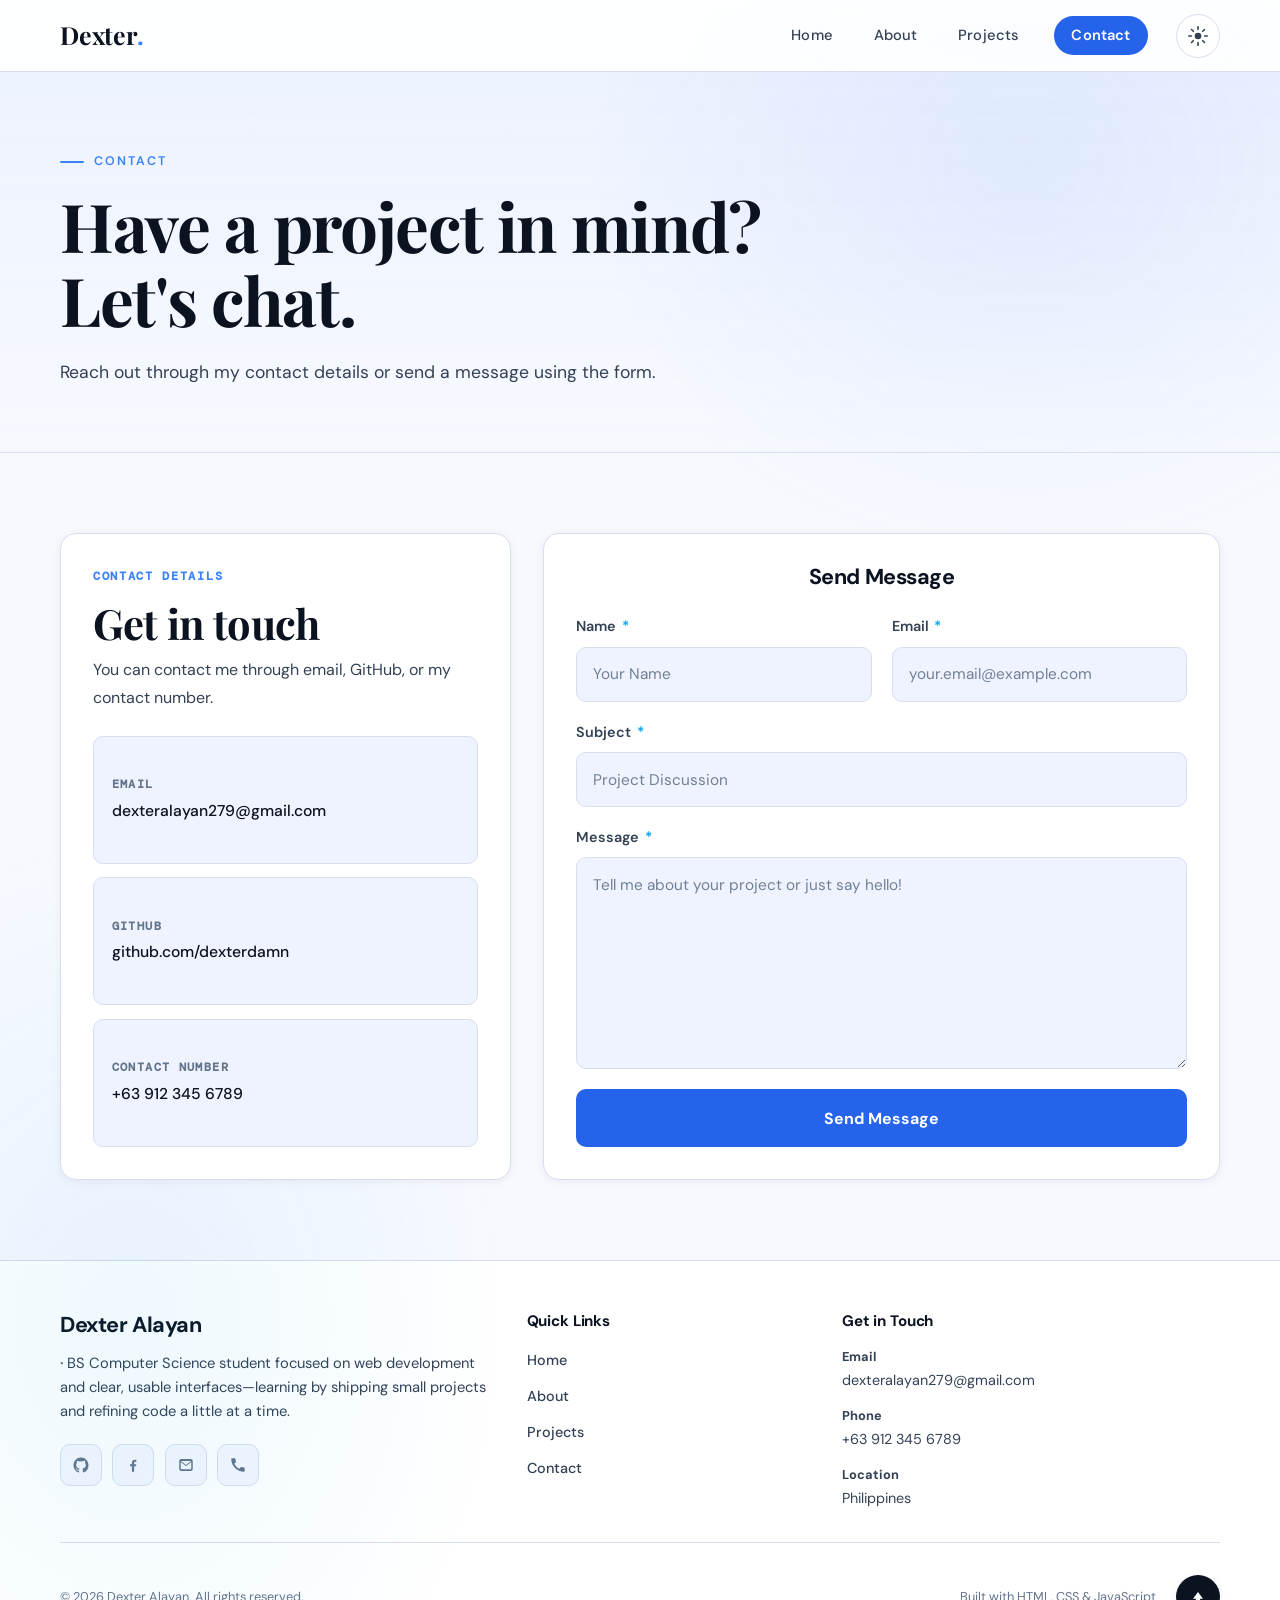
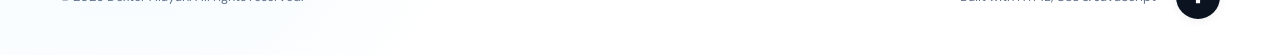
<file: contact.html>
<!DOCTYPE html>
<html lang="en" data-page="contact">
<head>
  <meta charset="UTF-8" />
  <meta name="viewport" content="width=device-width, initial-scale=1.0" />
  <title>Contact | Dexter Alayan</title>
  <meta name="description" content="Get in touch with Dexter Alayan for projects, collaboration, or web development questions." />
  <link rel="preconnect" href="https://fonts.googleapis.com" />
  <link rel="preconnect" href="https://fonts.gstatic.com" crossorigin />
  <link href="https://fonts.googleapis.com/css2?family=Playfair+Display:ital,wght@0,400;0,600;0,700;0,900;1,400;1,600&family=DM+Sans:ital,opsz,wght@0,9..40,300;0,9..40,400;0,9..40,500;0,9..40,600;1,9..40,300&family=DM+Mono:wght@400;500&display=swap" rel="stylesheet" />
  <link rel="stylesheet" href="css/base.css" />
  <link rel="stylesheet" href="css/contact.css" />
</head>
<body class="page-enter">

  <header class="site-header">
    <div class="container nav-shell">
      <a href="index.html" class="brand">Dexter<span>.</span></a>
      <button class="hamburger" aria-label="Toggle menu" aria-expanded="false" aria-controls="site-nav">
        <span></span><span></span><span></span>
      </button>
      <nav id="site-nav" class="site-nav">
        <div class="nav-desktop" aria-label="Primary navigation">
          <a href="index.html">Home</a>
          <a href="about.html">About</a>
          <a href="projects.html">Projects</a>
          <a href="contact.html" class="nav-cta">Contact</a>
          <button class="theme-toggle" type="button" aria-label="Toggle color mode" title="Toggle color mode"></button>
        </div>

        <div class="nav-mobile-head" aria-label="Profile">
          <img src="image/dex.png" alt="" class="nav-mobile-avatar" />
          <div class="nav-mobile-user">
            <div class="nav-mobile-name">Dexter Alayan</div>
            <div class="nav-mobile-sub">dexteralayan279@gmail.com</div>
          </div>
          <button class="nav-mobile-close" type="button" aria-label="Close menu" title="Close menu">
            <svg viewBox="0 0 24 24" aria-hidden="true">
              <path fill="currentColor" d="M15.7 5.3a1 1 0 0 1 0 1.4L10.4 12l5.3 5.3a1 1 0 1 1-1.4 1.4l-6-6a1 1 0 0 1 0-1.4l6-6a1 1 0 0 1 1.4 0Z"/>
            </svg>
          </button>
        </div>

        <div class="nav-mobile-list" aria-label="Navigation links">
          <a href="index.html" class="nav-item">
            <svg viewBox="0 0 24 24" aria-hidden="true"><path fill="currentColor" d="M12 3 2.5 11.2l1.3 1.5L5 11.6V20h6v-6h2v6h6v-8.4l1.2 1.1 1.3-1.5L12 3z"/></svg>
            <span>Home</span>
          </a>
          <a href="about.html" class="nav-item">
            <svg viewBox="0 0 24 24" aria-hidden="true"><path fill="currentColor" d="M12 12a4.5 4.5 0 1 0-4.5-4.5A4.5 4.5 0 0 0 12 12Zm0 2c-4.4 0-8 2.3-8 5.2V21h16v-1.8c0-2.9-3.6-5.2-8-5.2Z"/></svg>
            <span>About</span>
          </a>
          <a href="projects.html" class="nav-item">
            <svg viewBox="0 0 24 24" aria-hidden="true"><path fill="currentColor" d="M10 3h4a2 2 0 0 1 2 2v1h4v4h-2V8h-2v12a2 2 0 0 1-2 2H10a2 2 0 0 1-2-2V8H6v2H4V6h4V5a2 2 0 0 1 2-2Zm0 3h4V5h-4v1Zm0 4h4v2h-4v-2Zm0 4h4v2h-4v-2Z"/></svg>
            <span>Projects</span>
          </a>
          <a href="contact.html" class="nav-item">
            <svg viewBox="0 0 24 24" aria-hidden="true"><path fill="currentColor" d="M20 4H4a2 2 0 0 0-2 2v12a2 2 0 0 0 2 2h16a2 2 0 0 0 2-2V6a2 2 0 0 0-2-2Zm0 4-8 5L4 8V6l8 5 8-5v2Z"/></svg>
            <span>Contact</span>
          </a>
        </div>

        <div class="nav-mobile-foot" aria-label="Navigation footer">
          <span class="nav-foot-note">Theme</span>
          <button class="theme-toggle" type="button" aria-label="Toggle color mode" title="Toggle color mode"></button>
        </div>
      </nav>
      <div class="nav-overlay" aria-hidden="true"></div>
    </div>
  </header>

  <main>
    <section class="page-hero">
      <div class="container">
        <p class="eyebrow">Contact</p>
        <h1>Have a project in mind?<br />Let&apos;s chat.</h1>
        <p class="lead">
          Reach out through my contact details or send a message using the form.
        </p>
      </div>
    </section>

    <section class="section">
      <div class="container contact-layout">
        <aside class="panel reveal contact-info-card">
          <span class="panel-label">Contact Details</span>
          <h2>Get in touch</h2>
          <p>You can contact me through email, GitHub, or my contact number.</p>

          <div class="contact-list">
            <a href="mailto:dexteralayan279@gmail.com" class="contact-row">
              <div class="contact-row-body">
                <span class="contact-label">Email</span>
                <span class="contact-value">dexteralayan279@gmail.com</span>
              </div>
            </a>

            <a href="https://github.com/dexterdamn" target="_blank" rel="noopener noreferrer" class="contact-row">
              <div class="contact-row-body">
                <span class="contact-label">GitHub</span>
                <span class="contact-value">github.com/dexterdamn</span>
              </div>
            </a>

            <a href="tel:+639123456789" class="contact-row">
              <div class="contact-row-body">
                <span class="contact-label">Contact Number</span>
                <span class="contact-value">+63 912 345 6789</span>
              </div>
            </a>
          </div>
        </aside>

        <section class="panel reveal contact-form-card">
          <div class="contact-form-head">
            <h2>Send Message</h2>
          </div>

          <form class="contact-form" id="contact-form">
            <div class="contact-form-row contact-form-row--split">
              <label class="form-field" for="contact-name">
                <span class="form-label">Name <abbr class="form-required" title="required">*</abbr></span>
                <input id="contact-name" name="name" type="text" autocomplete="name" placeholder="Your Name" required />
              </label>
              <label class="form-field" for="contact-email">
                <span class="form-label">Email <abbr class="form-required" title="required">*</abbr></span>
                <input id="contact-email" name="email" type="email" autocomplete="email" placeholder="your.email@example.com" required />
              </label>
            </div>

            <label class="form-field" for="contact-subject">
              <span class="form-label">Subject <abbr class="form-required" title="required">*</abbr></span>
              <input id="contact-subject" name="subject" type="text" autocomplete="off" placeholder="Project Discussion" required />
            </label>

            <label class="form-field" for="contact-message">
              <span class="form-label">Message <abbr class="form-required" title="required">*</abbr></span>
              <textarea id="contact-message" name="message" placeholder="Tell me about your project or just say hello!" rows="7" required></textarea>
            </label>

            <button type="submit" class="contact-form-submit">Send Message</button>
          </form>
        </section>
      </div>
    </section>
  </main>

  <footer class="site-footer">
    <div class="container footer-inner">
      <div class="footer-grid">
        <div class="footer-col footer-col--brand">
          <h2 class="footer-title">Dexter Alayan</h2>
          <p class="footer-tagline">
            BS Computer Science student focused on web development and clear, usable interfaces—learning by shipping small projects and refining code a little at a time.
          </p>
          <div class="footer-socials" aria-label="Social links">
            <a href="https://github.com/dexterdamn" target="_blank" rel="noreferrer" aria-label="GitHub">
              <svg viewBox="0 0 24 24" aria-hidden="true">
                <path d="M12 2C6.48 2 2 6.59 2 12.25c0 4.53 2.87 8.37 6.84 9.73.5.1.66-.22.66-.5 0-.24-.01-1.03-.01-1.86-2.78.62-3.37-1.22-3.37-1.22-.45-1.2-1.11-1.52-1.11-1.52-.91-.64.07-.63.07-.63 1 .08 1.53 1.06 1.53 1.06.9 1.57 2.35 1.12 2.92.86.09-.67.35-1.12.63-1.37-2.22-.26-4.56-1.14-4.56-5.08 0-1.12.39-2.03 1.03-2.75-.1-.26-.45-1.31.1-2.72 0 0 .84-.28 2.75 1.05A9.33 9.33 0 0 1 12 6.84c.85 0 1.7.12 2.5.35 1.9-1.33 2.74-1.05 2.74-1.05.56 1.41.21 2.46.11 2.72.64.72 1.03 1.63 1.03 2.75 0 3.95-2.34 4.82-4.57 5.07.36.32.68.95.68 1.92 0 1.39-.01 2.5-.01 2.84 0 .28.17.61.67.5A10.26 10.26 0 0 0 22 12.25C22 6.59 17.52 2 12 2Z" fill="currentColor"/>
              </svg>
            </a>
            <a href="https://www.facebook.com/decstur" target="_blank" rel="noreferrer" aria-label="Facebook">
              <svg viewBox="0 0 24 24" aria-hidden="true">
                <path d="M13.54 21v-7.3h2.45l.37-2.85h-2.82V9.03c0-.82.23-1.38 1.4-1.38H16.5V5.1c-.27-.04-1.18-.1-2.23-.1-2.2 0-3.71 1.35-3.71 3.84v2.01H8.06v2.85h2.5V21h2.98Z" fill="currentColor"/>
              </svg>
            </a>
            <a href="mailto:dexteralayan279@gmail.com" aria-label="Email">
              <svg viewBox="0 0 24 24" aria-hidden="true">
                <path d="M3 6.75A2.75 2.75 0 0 1 5.75 4h12.5A2.75 2.75 0 0 1 21 6.75v10.5A2.75 2.75 0 0 1 18.25 20H5.75A2.75 2.75 0 0 1 3 17.25V6.75Zm2.2-.25 6.8 5.39 6.8-5.39H5.2Zm13.05 11c.4 0 .75-.35.75-.75V8.04l-6.38 5.05a1 1 0 0 1-1.24 0L5 8.04v8.71c0 .4.35.75.75.75h12.5Z" fill="currentColor"/>
              </svg>
            </a>
            <a href="tel:+639123456789" aria-label="Phone">
              <svg viewBox="0 0 24 24" aria-hidden="true">
                <path d="M20.01 15.38c-1.23 0-2.42-.2-3.53-.56a.977.977 0 0 0-1.01.24l-1.57 1.97c-2.83-1.35-5.48-3.9-6.89-6.83l1.95-1.66c.27-.28.35-.67.24-1.02-.37-1.11-.56-2.3-.56-3.53 0-.54-.45-.99-.99-.99H4.19C3.65 3 3 3.24 3 3.99 3 13.28 10.73 21 20.01 21c.71 0 .99-.63.99-1.18v-3.45c0-.54-.45-.99-.99-.99Z" fill="currentColor"/>
              </svg>
            </a>
          </div>
        </div>
        <div class="footer-col">
          <h3 class="footer-heading">Quick Links</h3>
          <ul class="footer-nav-list">
            <li><a href="index.html">Home</a></li>
            <li><a href="about.html">About</a></li>
            <li><a href="projects.html">Projects</a></li>
            <li><a href="contact.html">Contact</a></li>
          </ul>
        </div>
        <div class="footer-col">
          <h3 class="footer-heading">Get in Touch</h3>
          <dl class="footer-contact-list">
            <dt>Email</dt>
            <dd><a href="mailto:dexteralayan279@gmail.com">dexteralayan279@gmail.com</a></dd>
            <dt>Phone</dt>
            <dd><a href="tel:+639123456789">+63 912 345 6789</a></dd>
            <dt>Location</dt>
            <dd>Philippines</dd>
          </dl>
        </div>
      </div>
      <div class="footer-divider" role="presentation"></div>
      <div class="footer-bar">
        <p class="footer-copyright">© 2026 Dexter Alayan. All rights reserved.</p>
        <div class="footer-bar-right">
          <span class="footer-meta">Built with HTML, CSS &amp; JavaScript</span>
          <button type="button" class="footer-back-top" aria-label="Back to top">
            <svg viewBox="0 0 24 24" aria-hidden="true" width="20" height="20">
              <path fill="currentColor" d="M12 6 6 14h3.5v5.5h5V14H18L12 6z"/>
            </svg>
          </button>
        </div>
      </div>
    </div>
  </footer>

  <script src="js/script.js"></script>
  <script>
    document.getElementById("contact-form")?.addEventListener("submit", event => {
      event.preventDefault();
      window.showToast?.("ok", "Message ready to send.");
    });
  </script>
</body>
</html>
</file>
<file: css/base.css>
@import url('https://fonts.googleapis.com/css2?family=Playfair+Display:ital,wght@0,400;0,600;0,700;0,900;1,400;1,600&family=DM+Sans:ital,opsz,wght@0,9..40,300;0,9..40,400;0,9..40,500;0,9..40,600;1,9..40,300&family=DM+Mono:wght@400;500&display=swap');

*, *::before, *::after { box-sizing: border-box; }

:root {
  /* Frost (light) */
  --bg: #f7f9ff;
  --bg-soft: #eef3ff;
  --surface: #ffffff;
  --surface-2: #f4f7ff;
  --border: #d7deef;
  --border-strong: #b6c4e6;
  --text: #0b1220;
  --text-soft: #334155;
  --text-muted: #64748b;
  --accent: #3b82f6;
  --accent-deep: #2563eb;
  --accent-soft: #e6efff;
  --accent-soft-2: #d6e6ff;
  --green: #16a34a;
  --blue: #0ea5e9;
  --shadow-sm: 0 2px 10px rgba(2, 6, 23, 0.06);
  --shadow: 0 10px 34px rgba(2, 6, 23, 0.10);
  --shadow-lg: 0 22px 70px rgba(2, 6, 23, 0.14);
  --radius: 16px;
  --radius-sm: 10px;
  --radius-full: 999px;
  --container: 1160px;
  --header-h: 72px;
  --font-display: 'Playfair Display', Georgia, serif;
  --font-body: 'DM Sans', system-ui, sans-serif;
  --font-mono: 'DM Mono', monospace;
  --transition: 0.25s cubic-bezier(0.4, 0, 0.2, 1);
  --surface-rgb: 255, 255, 255;
  --bg-rgb: 247, 249, 255;
  --text-rgb: 11, 18, 32;
  --accent-rgb: 59, 130, 246;
  --hero-gradient: linear-gradient(180deg, rgba(var(--accent-rgb), 0.05) 0%, transparent 100%);
  --background-overlay: radial-gradient(ellipse 60% 40% at 80% 10%, rgba(var(--accent-rgb), 0.08) 0%, transparent 60%), radial-gradient(ellipse 50% 50% at 10% 80%, rgba(14,165,233,0.07) 0%, transparent 60%);
}

html[data-theme="dark"] {
  /* Abyss (dark) */
  --bg: #050814;
  --bg-soft: #070b1a;
  --surface: #0b1024;
  --surface-2: #0f1833;
  --border: #223055;
  --border-strong: #38508a;
  --text: #e8ecff;
  --text-soft: #b9c3e6;
  --text-muted: #8896c9;
  --accent: #60a5fa;
  --accent-deep: #3b82f6;
  --accent-soft: #111c3a;
  --accent-soft-2: #0e1730;
  --green: #2dd4bf;
  --blue: #38bdf8;
  --shadow-sm: 0 10px 32px rgba(0, 0, 0, 0.26);
  --shadow: 0 18px 66px rgba(0, 0, 0, 0.34);
  --shadow-lg: 0 26px 92px rgba(0, 0, 0, 0.42);
  --surface-rgb: 11, 16, 36;
  --bg-rgb: 5, 8, 20;
  --text-rgb: 232, 236, 255;
  --accent-rgb: 96, 165, 250;
  --hero-gradient: linear-gradient(180deg, rgba(var(--accent-rgb), 0.08) 0%, transparent 100%);
  --background-overlay: radial-gradient(ellipse 60% 40% at 80% 10%, rgba(var(--accent-rgb), 0.10) 0%, transparent 60%), radial-gradient(ellipse 50% 50% at 10% 80%, rgba(56,189,248,0.10) 0%, transparent 60%);
}

html { scroll-behavior: smooth; }

body {
  margin: 0;
  font-family: var(--font-body);
  font-size: 1rem;
  color: var(--text);
  background: var(--bg);
  line-height: 1.7;
  -webkit-font-smoothing: antialiased;
  overflow-x: clip;
}

@supports not (overflow: clip) {
  body { overflow-x: hidden; }
}

html[data-page="home"] body {
  background: var(--bg);
  color: var(--text);
}

html[data-page="home"] body::before {
  background: none;
}

body::before {
  content: '';
  position: fixed;
  inset: 0;
  background: var(--background-overlay);
  pointer-events: none;
  z-index: 0;
}

a { color: inherit; text-decoration: none; }
button, input, textarea { font: inherit; }
img { max-width: 100%; display: block; }

.container {
  width: min(calc(100% - 2.5rem), var(--container));
  margin: 0 auto;
}

/* ---- HEADER ---- */
.site-header {
  position: sticky;
  top: 0;
  z-index: 100;
  height: var(--header-h);
  background: rgba(var(--surface-rgb), 0.88);
  border-bottom: 1px solid var(--border);
  backdrop-filter: blur(18px) saturate(180%);
  -webkit-backdrop-filter: blur(18px) saturate(180%);
  transition: box-shadow var(--transition);
}

html[data-page="home"] .site-header {
  background: rgba(var(--surface-rgb), 0.88);
  border-bottom-color: var(--border);
}

.site-header.scrolled {
  box-shadow: var(--shadow);
}

.nav-shell {
  height: 100%;
  display: flex;
  align-items: center;
  justify-content: flex-start;
  gap: 1.5rem;
}

.brand {
  font-family: var(--font-display);
  font-size: 1.55rem;
  font-weight: 700;
  color: var(--text);
  letter-spacing: -0.01em;
  flex-shrink: 0;
}

.site-nav {
  margin-left: auto;
}

html[data-page="home"] .brand {
  color: var(--text);
}

.brand span {
  color: var(--accent);
}

.site-nav {
  display: flex;
  align-items: center;
  justify-content: flex-end;
  flex: 1 1 auto;
  gap: 0.75rem;
  order: 3;
}

.nav-desktop {
  display: flex;
  align-items: center;
  gap: 0.75rem;
}

/* Mobile sidebar markup should not affect desktop */
.nav-mobile-head,
.nav-mobile-list,
.nav-mobile-foot {
  display: none;
}

.site-nav a {
  position: relative;
  padding: 0.45rem 0.9rem;
  border-radius: var(--radius-full);
  color: var(--text-soft);
  font-size: 0.92rem;
  font-weight: 500;
  letter-spacing: 0.01em;
  transition: color var(--transition), background var(--transition);
}

html[data-page="home"] .site-nav a {
  color: var(--text-soft);
}

.site-nav a:hover {
  color: var(--text);
  background: var(--accent-soft);
}

html[data-page="home"] .site-nav a:hover {
  color: var(--text);
  background: var(--accent-soft);
}

.site-nav a.active {
  color: var(--accent-deep);
  background: var(--accent-soft);
  font-weight: 600;
}

html[data-page="home"] .site-nav a.active {
  color: var(--accent-deep);
  background: var(--accent-soft);
}

.nav-cta {
  margin-left: 0.5rem;
  padding: 0.45rem 1.1rem !important;
  background: var(--accent) !important;
  color: #fff !important;
  border-radius: var(--radius-full) !important;
  font-weight: 600 !important;
  transition: background var(--transition), transform var(--transition) !important;
}

html[data-page="home"] .nav-cta {
  background: var(--accent) !important;
  border-color: var(--accent) !important;
  color: #fff !important;
}

.nav-cta:hover {
  background: var(--accent-deep) !important;
  transform: translateY(-1px);
}

html[data-page="home"] .nav-cta:hover {
  background: var(--accent-deep) !important;
}

.site-nav a.nav-cta.active {
  background: var(--accent-deep) !important;
  color: #fff !important;
}

/* Hamburger */
.hamburger {
  order: 1;
  display: none;
  width: 44px;
  height: 44px;
  padding: 10px;
  border: 0;
  border-radius: var(--radius-sm);
  background: transparent;
  align-items: flex-end;
  justify-content: center;
  flex-direction: column;
  gap: 6px;
  cursor: pointer;
  transition: background var(--transition), color var(--transition);
}

.theme-toggle {
  order: 2;
  display: inline-flex;
  width: 44px;
  height: 44px;
  padding: 0;
  margin-left: 1rem;
  border: 1px solid var(--border);
  border-radius: 50%;
  background: var(--surface);
  color: var(--text-soft);
  align-items: center;
  justify-content: center;
  flex-shrink: 0;
  cursor: pointer;
  transition: border-color var(--transition), color var(--transition), background var(--transition);
  font-size: 1rem;
}

.theme-toggle svg {
  width: 20px;
  height: 20px;
  display: block;
}

.theme-toggle:hover {
  border-color: var(--border-strong);
  color: var(--text);
}

html[data-theme="dark"] .theme-toggle {
  background: var(--surface);
}

.hamburger:hover { background: var(--accent-soft); }

.hamburger:focus-visible {
  outline: 2px solid color-mix(in srgb, var(--accent) 65%, transparent);
  outline-offset: 3px;
}

html[data-page="home"] .hamburger {
  border-color: var(--border);
  background: var(--surface);
}

html[data-page="home"] .hamburger span {
  background: var(--text);
}

.hamburger span {
  width: 24px;
  height: 2.5px;
  background: var(--text);
  border-radius: 999px;
  transition: transform 0.3s ease, opacity 0.3s ease;
}

.hamburger.open span:nth-child(1) { transform: translateY(7px) rotate(45deg); }
.hamburger.open span:nth-child(2) { opacity: 0; transform: scaleX(0); }
.hamburger.open span:nth-child(3) { transform: translateY(-7px) rotate(-45deg); }

/* ---- MAIN ---- */
main { min-height: calc(100vh - var(--header-h)); position: relative; z-index: 1; }

/* ---- PAGE HERO ---- */
.page-hero {
  padding: 4.5rem 0 3rem;
  border-bottom: 1px solid var(--border);
  background: var(--hero-gradient);
}

/* ---- TYPOGRAPHY ---- */
.eyebrow {
  display: inline-flex;
  align-items: center;
  gap: 0.6rem;
  margin: 0 0 1rem;
  color: var(--accent);
  font-size: 0.78rem;
  font-weight: 600;
  text-transform: uppercase;
  letter-spacing: 0.16em;
}

.eyebrow::before {
  content: '';
  width: 24px;
  height: 2px;
  background: var(--accent);
  border-radius: 2px;
  flex-shrink: 0;
}

h1, h2, h3, h4 {
  margin: 0;
  font-family: var(--font-display);
  line-height: 1.1;
  letter-spacing: -0.02em;
}

h1 { font-size: clamp(2.6rem, 5.5vw, 4.2rem); margin-bottom: 1.25rem; }
h2 { font-size: clamp(1.8rem, 3.5vw, 2.6rem); margin-bottom: 1rem; }
h3 { font-size: 1.3rem; margin-bottom: 0.75rem; font-family: var(--font-body); font-weight: 600; letter-spacing: -0.01em; }

p {
  margin: 0 0 1rem;
  color: var(--text-soft);
  font-size: 1rem;
  line-height: 1.75;
}

.lead {
  font-size: 1.1rem;
  max-width: 640px;
  color: var(--text-soft);
  line-height: 1.8;
}

/* ---- SECTIONS ---- */
.section { padding: 5rem 0; }

.section-soft {
  background: linear-gradient(180deg, var(--surface) 0%, var(--bg-soft) 100%);
  border-top: 1px solid var(--border);
  border-bottom: 1px solid var(--border);
}

.section-heading { margin-bottom: 2.5rem; }
.section-text { max-width: 600px; color: var(--text-soft); }

/* ---- PANEL ---- */
.panel {
  background: var(--surface);
  border: 1px solid var(--border);
  border-radius: var(--radius);
  box-shadow: var(--shadow-sm);
  transition: box-shadow var(--transition), transform var(--transition), border-color var(--transition);
}

.panel:hover {
  box-shadow: var(--shadow);
  border-color: var(--border-strong);
}

.panel-label {
  display: block;
  margin: 0 0 0.85rem;
  color: var(--accent);
  font-size: 0.75rem;
  font-weight: 600;
  text-transform: uppercase;
  letter-spacing: 0.14em;
  font-family: var(--font-mono);
}

/* ---- BUTTONS ---- */
.button {
  display: inline-flex;
  align-items: center;
  justify-content: center;
  gap: 0.5rem;
  min-height: 48px;
  padding: 0.7rem 1.5rem;
  border-radius: var(--radius-full);
  font-weight: 600;
  font-size: 0.94rem;
  border: 1.5px solid transparent;
  cursor: pointer;
  transition: transform var(--transition), box-shadow var(--transition), background var(--transition), color var(--transition), border-color var(--transition);
  letter-spacing: 0.01em;
}

.button:hover { transform: translateY(-2px); }
.button:active { transform: translateY(0); }

.button-primary {
  background: var(--accent);
  color: #fff;
  border-color: var(--accent);
  box-shadow: 0 4px 16px rgba(var(--accent-rgb), 0.28);
}

html[data-page="home"] .button-primary {
  background: var(--accent);
  border-color: var(--accent);
  color: #fff;
  box-shadow: 0 10px 30px rgba(var(--accent-rgb), 0.22);
}

.button-primary:hover {
  background: var(--accent-deep);
  border-color: var(--accent-deep);
  box-shadow: 0 8px 24px rgba(var(--accent-rgb), 0.32);
}

html[data-page="home"] .button-primary:hover {
  background: var(--accent-deep);
  border-color: var(--accent-deep);
}

.button-secondary {
  background: transparent;
  color: var(--text);
  border-color: var(--border-strong);
}

html[data-page="home"] .button-secondary {
  color: var(--text);
  border-color: var(--border-strong);
}

.button-secondary:hover {
  background: var(--accent-soft);
  border-color: var(--accent);
  color: var(--accent-deep);
}

html[data-page="home"] .button-secondary:hover {
  background: var(--accent-soft);
  border-color: var(--accent);
  color: var(--accent-deep);
}

/* ---- TAGS ---- */
.tag-list {
  display: flex;
  flex-wrap: wrap;
  gap: 0.5rem;
  margin-top: 1rem;
}

.tag {
  padding: 0.3rem 0.75rem;
  background: var(--accent-soft);
  border: 1px solid var(--accent-soft-2);
  border-radius: var(--radius-full);
  color: var(--accent-deep);
  font-size: 0.76rem;
  font-weight: 600;
  letter-spacing: 0.03em;
  font-family: var(--font-mono);
}

/* ---- REVEAL ---- */
.reveal {
  opacity: 0;
  transform: translateY(22px);
  transition: opacity 0.55s cubic-bezier(0.4,0,0.2,1), transform 0.55s cubic-bezier(0.4,0,0.2,1);
}

.reveal.visible {
  opacity: 1;
  transform: translateY(0);
}

/* ---- FOOTER ---- */
.site-footer {
  padding: 3.25rem 0 2.25rem;
  border-top: 1px solid var(--border);
  background: var(--surface);
}

html[data-page="home"] .site-footer {
  border-top-color: var(--border);
  background: var(--surface);
}

.footer-inner {
  display: flex;
  flex-direction: column;
  gap: 2rem;
}

.footer-grid {
  display: grid;
  grid-template-columns: minmax(0, 1.15fr) minmax(0, 0.75fr) minmax(0, 1fr);
  gap: 2.5rem 2rem;
  align-items: start;
}

.footer-col--brand {
  max-width: 28rem;
}

.footer-title {
  margin: 0 0 0.75rem;
  font-family: var(--font-body);
  font-size: 1.35rem;
  font-weight: 700;
  letter-spacing: -0.02em;
  color: var(--text);
  line-height: 1.2;
}

.footer-tagline {
  margin: 0 0 1.25rem;
  font-size: 0.92rem;
  line-height: 1.65;
  color: var(--text-soft);
}

.footer-tagline::before {
  content: "· ";
  color: var(--text-muted);
  font-weight: 700;
}

.footer-heading {
  margin: 0 0 1rem;
  font-family: var(--font-body);
  font-size: 0.95rem;
  font-weight: 700;
  color: var(--text);
  letter-spacing: -0.01em;
}

.footer-nav-list {
  list-style: none;
  margin: 0;
  padding: 0;
  display: flex;
  flex-direction: column;
  gap: 0.55rem;
}

.footer-nav-list a {
  font-size: 0.9rem;
  font-weight: 500;
  color: var(--text-soft);
  transition: color var(--transition);
}

.footer-nav-list a:hover {
  color: var(--accent);
}

.footer-contact-list {
  margin: 0;
  padding: 0;
}

.footer-contact-list dt {
  margin: 0.85rem 0 0;
  font-size: 0.8rem;
  font-weight: 700;
  color: var(--text-soft);
}

.footer-contact-list dt:first-child {
  margin-top: 0;
}

.footer-contact-list dd {
  margin: 0.15rem 0 0;
  font-size: 0.9rem;
  color: var(--text-soft);
  line-height: 1.5;
}

.footer-contact-list a {
  color: inherit;
  transition: color var(--transition);
}

.footer-contact-list a:hover {
  color: var(--accent);
}

.footer-socials {
  display: flex;
  flex-wrap: wrap;
  align-items: center;
  gap: 0.65rem;
}

.footer-socials a {
  width: 42px;
  height: 42px;
  border-radius: 10px;
  border: 1px solid var(--border);
  background: var(--surface-2);
  color: var(--text-muted);
  display: inline-flex;
  align-items: center;
  justify-content: center;
  transition: transform var(--transition), color var(--transition), border-color var(--transition), background var(--transition), box-shadow var(--transition);
}

.footer-socials a:hover {
  transform: translateY(-2px);
  color: var(--accent-deep);
  border-color: var(--accent);
  background: var(--accent-soft);
  box-shadow: var(--shadow-sm);
}

.footer-socials svg {
  width: 18px;
  height: 18px;
  display: block;
}

.footer-divider {
  height: 1px;
  background: var(--border);
  margin: 0;
}

.footer-bar {
  display: flex;
  flex-wrap: wrap;
  align-items: center;
  justify-content: space-between;
  gap: 1rem 1.5rem;
}

.footer-copyright {
  margin: 0;
  font-size: 0.8rem;
  color: var(--text-muted);
}

.footer-bar-right {
  display: flex;
  flex-wrap: wrap;
  align-items: center;
  gap: 1rem 1.25rem;
}

.footer-meta {
  font-size: 0.8rem;
  color: var(--text-muted);
}

.footer-back-top {
  flex-shrink: 0;
  width: 44px;
  height: 44px;
  padding: 0;
  border: none;
  border-radius: 50%;
  background: var(--text);
  color: var(--surface);
  cursor: pointer;
  display: inline-flex;
  align-items: center;
  justify-content: center;
  transition: transform var(--transition), background var(--transition), box-shadow var(--transition);
  box-shadow: var(--shadow-sm);
}

.footer-back-top:hover {
  transform: translateY(-2px);
  background: var(--accent-deep);
  box-shadow: var(--shadow);
}

.footer-back-top svg {
  width: 20px;
  height: 20px;
  display: block;
}

html[data-theme="dark"] .footer-back-top {
  background: var(--text);
  color: var(--bg);
}

html[data-theme="dark"] .footer-back-top:hover {
  background: var(--accent);
  color: var(--bg);
}

html[data-page="home"] .footer-nav-list a,
html[data-page="home"] .footer-copyright,
html[data-page="home"] .footer-meta,
html[data-page="home"] .footer-socials a,
html[data-page="home"] .footer-contact-list dt,
html[data-page="home"] .footer-contact-list dd {
  color: var(--text-soft);
}

html[data-page="home"] .footer-meta,
html[data-page="home"] .footer-copyright {
  color: var(--text-muted);
}

html[data-page="home"] .footer-nav-list a:hover,
html[data-page="home"] .footer-contact-list a:hover {
  color: var(--accent);
}

html[data-page="home"] .footer-socials a {
  color: var(--text-muted);
}

html[data-page="home"] .footer-socials a:hover {
  color: var(--accent-deep);
}

/* ---- TOAST ---- */
.toast {
  position: fixed;
  right: 1.25rem;
  bottom: 1.25rem;
  padding: 0.85rem 1.15rem;
  background: var(--text);
  color: #fff;
  border-radius: var(--radius-sm);
  box-shadow: var(--shadow-lg);
  font-size: 0.88rem;
  font-weight: 500;
  opacity: 0;
  transform: translateY(12px);
  transition: opacity 0.25s ease, transform 0.25s ease;
  z-index: 200;
  max-width: 300px;
}

.toast.show { opacity: 1; transform: translateY(0); }
.toast-error { background: #8b3535; }

/* ---- PAGE ENTER ANIMATION ---- */
@keyframes pageIn {
  from {
    opacity: 0;
    transform: translateY(18px) perspective(1400px) rotateX(5deg) scale(0.985);
  }
  to {
    opacity: 1;
    transform: translateY(0) perspective(1400px) rotateX(0) scale(1);
  }
}

.page-enter {
  animation: pageIn 0.55s cubic-bezier(0.22, 1, 0.36, 1) both;
}

@media (prefers-reduced-motion: reduce) {
  .page-enter {
    animation: none;
  }
}

/* View Transitions API (supported browsers: smooth cross-page transition) */
@supports (view-transition-name: none) {
  ::view-transition-old(root),
  ::view-transition-new(root) {
    animation-duration: 0.45s;
    animation-timing-function: cubic-bezier(0.22, 1, 0.36, 1);
  }

  ::view-transition-old(root) {
    animation-name: vt-out;
  }

  ::view-transition-new(root) {
    animation-name: vt-in;
  }
}

@keyframes vt-out {
  from {
    opacity: 1;
    transform: perspective(1200px) rotateX(0) scale(1);
  }
  to {
    opacity: 0.88;
    transform: perspective(1200px) rotateX(3deg) scale(0.99);
  }
}

@keyframes vt-in {
  from {
    opacity: 0.75;
    transform: perspective(1200px) rotateX(-4deg) translateY(12px) scale(0.99);
  }
  to {
    opacity: 1;
    transform: perspective(1200px) rotateX(0) translateY(0) scale(1);
  }
}

@media (prefers-reduced-motion: reduce) {
  @supports (view-transition-name: none) {
    ::view-transition-old(root),
    ::view-transition-new(root) {
      animation-duration: 0.01ms;
    }
  }
}

/* ---- RESPONSIVE ---- */
@media (max-width: 768px) {
  :root { --header-h: 64px; }

  .nav-shell {
    position: relative;
    justify-content: center;
  }

  .brand {
    margin: 0 auto;
    text-align: center;
  }

  .hamburger { display: inline-flex; }

  .hamburger {
    position: absolute;
    left: 0;
  }

  .theme-toggle {
    margin-left: 0;
    position: absolute;
    right: 0;
  }

  .nav-desktop { display: none; }

  .nav-overlay {
    position: fixed;
    inset: 0;
    background: rgba(0, 0, 0, 0.45);
    opacity: 0;
    pointer-events: none;
    transition: opacity var(--transition);
    z-index: 90;
  }

  .nav-overlay.open {
    opacity: 1;
    pointer-events: auto;
  }

  .site-nav {
    position: fixed;
    top: 0;
    left: 0;
    height: 100dvh;
    width: min(82vw, 320px);
    display: flex;
    flex-direction: column;
    align-items: stretch;
    padding: 0;
    background: var(--surface);
    border: 1px solid var(--border);
    border-radius: 0;
    box-shadow: var(--shadow-lg);
    z-index: 100;
    gap: 0;
    transform: translateX(-110%);
    transition: transform var(--transition);
  }

  html[data-page="home"] .site-nav {
    background: var(--surface);
    border-color: var(--border);
  }

  .site-nav.open { transform: translateX(0); }

  .site-nav a {
    border-radius: 0;
  }

  .nav-cta { margin-left: 0 !important; }

  .nav-mobile-head {
    display: flex;
    align-items: center;
    gap: 0.75rem;
    padding: 1.25rem 1.15rem 1rem;
    background: linear-gradient(180deg, rgba(var(--accent-rgb), 0.16), rgba(var(--accent-rgb), 0.08));
    border-bottom: 1px solid var(--border);
  }

  .nav-mobile-close {
    margin-left: auto;
    width: 40px;
    height: 40px;
    border: 0;
    border-radius: 999px;
    background: color-mix(in srgb, var(--accent) 18%, transparent);
    color: var(--text);
    display: inline-flex;
    align-items: center;
    justify-content: center;
    cursor: pointer;
    transition: background var(--transition), transform var(--transition);
    flex-shrink: 0;
  }

  .nav-mobile-close svg {
    width: 18px;
    height: 18px;
    display: block;
  }

  .nav-mobile-close:hover {
    background: color-mix(in srgb, var(--accent) 28%, transparent);
    transform: translateX(-1px);
  }

  .nav-mobile-close:active {
    transform: translateX(-2px);
  }

  .nav-mobile-close:focus-visible {
    outline: 2px solid color-mix(in srgb, var(--accent) 65%, transparent);
    outline-offset: 3px;
  }

  .nav-mobile-avatar {
    width: 44px;
    height: 44px;
    border-radius: 50%;
    border: 2px solid rgba(var(--accent-rgb), 0.35);
    object-fit: cover;
    background: var(--surface);
    flex-shrink: 0;
  }

  .nav-mobile-user {
    min-width: 0;
    display: grid;
    gap: 0.12rem;
  }

  .nav-mobile-name {
    font-weight: 800;
    letter-spacing: -0.01em;
    color: var(--text);
    line-height: 1.15;
    font-size: 0.98rem;
    white-space: nowrap;
    overflow: hidden;
    text-overflow: ellipsis;
  }

  .nav-mobile-sub {
    font-size: 0.78rem;
    color: var(--text-soft);
    white-space: nowrap;
    overflow: hidden;
    text-overflow: ellipsis;
  }

  .nav-mobile-list {
    padding: 0.5rem 0;
    display: flex;
    flex-direction: column;
    gap: 0.1rem;
    overflow: auto;
    -webkit-overflow-scrolling: touch;
  }

  .nav-item {
    display: grid;
    grid-template-columns: 26px 1fr;
    align-items: center;
    gap: 0.75rem;
    padding: 0.85rem 1.15rem;
    color: var(--text-soft);
    font-weight: 600;
    font-size: 0.92rem;
    transition: background var(--transition), color var(--transition);
  }

  .nav-item svg {
    width: 18px;
    height: 18px;
    color: color-mix(in srgb, var(--accent) 75%, var(--text-soft));
  }

  .nav-item:hover {
    background: var(--accent-soft);
    color: var(--text);
  }

  .nav-item.active {
    background: var(--accent-soft);
    color: var(--accent-deep);
  }

  .nav-item.active svg {
    color: var(--accent-deep);
  }

  .nav-mobile-foot {
    margin-top: auto;
    padding: 0.85rem 1.15rem 1.05rem;
    border-top: 1px solid var(--border);
    display: flex;
    align-items: center;
    justify-content: space-between;
    gap: 0.75rem;
  }

  .nav-foot-note {
    font-size: 0.78rem;
    color: var(--text-muted);
    font-family: var(--font-mono);
    letter-spacing: 0.02em;
  }

  .site-nav .theme-toggle {
    margin-left: 0;
    width: 44px;
    height: 44px;
  }

  .nav-mobile-head,
  .nav-mobile-list,
  .nav-mobile-foot {
    display: flex;
  }

  .nav-mobile-user,
  .nav-mobile-list {
    display: flex;
  }

  .nav-mobile-user {
    display: grid;
  }

  .footer-grid {
    grid-template-columns: 1fr;
    gap: 2rem;
    justify-items: center;
    text-align: center;
  }

  .footer-col--brand {
    max-width: none;
  }

  .footer-socials {
    justify-content: center;
  }

  .footer-nav-list {
    align-items: center;
  }

  .footer-contact-list {
    text-align: center;
  }

  .footer-bar {
    flex-direction: column;
    align-items: center;
    text-align: center;
  }

  .footer-bar-right {
    width: 100%;
    justify-content: center;
    align-items: center;
    flex-direction: column;
    gap: 0.75rem;
  }

  .section { padding: 3.5rem 0; }
  .page-hero { padding: 3rem 0 2.5rem; }
}

@media (max-width: 480px) {
  .container { width: min(calc(100% - 1.5rem), var(--container)); }
  h1 { font-size: 2.2rem; }
}

body.nav-open {
  overflow: hidden;
}
</file>
<file: css/contact.css>
/* ---- CONTACT PAGE ---- */

.contact-layout {
  display: grid;
  grid-template-columns: minmax(280px, 0.8fr) minmax(0, 1.2fr);
  gap: 2rem;
  align-items: stretch;
}

.contact-info-card,
.contact-form-card {
  padding: 2rem;
  height: 100%;
}

.contact-info-card {
  display: flex;
  flex-direction: column;
}

.contact-info-card h2,
.contact-form-card h2 {
  margin-bottom: 0.6rem;
}

.contact-info-card > p {
  margin-bottom: 1.5rem;
}

.contact-list {
  display: flex;
  flex: 1;
  flex-direction: column;
  gap: 0.85rem;
}

.contact-row {
  display: flex;
  flex: 1;
  align-items: center;
  padding: 1rem 1.1rem;
  background: var(--bg-soft);
  border: 1px solid var(--border);
  border-radius: var(--radius-sm);
  transition: transform var(--transition), border-color var(--transition), background var(--transition);
}

.contact-row:hover {
  transform: translateX(4px);
  background: var(--accent-soft);
  border-color: var(--accent-soft-2);
}

.contact-row-body {
  min-width: 0;
}

.contact-label {
  display: block;
  margin-bottom: 0.2rem;
  color: var(--text-muted);
  font-size: 0.72rem;
  font-weight: 600;
  text-transform: uppercase;
  letter-spacing: 0.12em;
  font-family: var(--font-mono);
}

.contact-value {
  display: block;
  color: var(--text);
  font-size: 0.98rem;
  font-weight: 500;
  word-break: break-word;
}

.contact-form-head {
  text-align: center;
  margin-bottom: 1.5rem;
}

.contact-form-head h2 {
  margin: 0;
  font-family: var(--font-body);
  font-size: 1.35rem;
  font-weight: 700;
  letter-spacing: -0.02em;
  color: var(--text);
}

.contact-form {
  width: 100%;
  margin: 0;
  display: grid;
  gap: 1.1rem;
}

.contact-form-row--split {
  display: grid;
  grid-template-columns: 1fr 1fr;
  gap: 1rem 1.25rem;
}

.form-field {
  display: grid;
  gap: 0.5rem;
}

.form-label {
  color: var(--text-soft);
  font-size: 0.9rem;
  font-weight: 600;
  text-align: left;
}

.form-required {
  margin-left: 0.1em;
  color: var(--blue);
  text-decoration: none;
  font-weight: 700;
  font-style: normal;
  border: none;
  cursor: help;
}

.form-field input,
.form-field textarea {
  width: 100%;
  padding: 0.85rem 1rem;
  border: 1px solid var(--border);
  border-radius: 10px;
  background: var(--bg-soft);
  color: var(--text);
  font-size: 0.96rem;
  transition: border-color var(--transition), box-shadow var(--transition), background var(--transition);
  resize: vertical;
}

.form-field input::placeholder,
.form-field textarea::placeholder {
  color: var(--text-muted);
  opacity: 0.9;
}

.form-field input:focus,
.form-field textarea:focus {
  outline: none;
  border-color: var(--blue);
  background: var(--surface);
  box-shadow: 0 0 0 3px rgba(58, 90, 122, 0.15);
}

html[data-theme="dark"] .form-field input:focus,
html[data-theme="dark"] .form-field textarea:focus {
  box-shadow: 0 0 0 3px rgba(90, 136, 176, 0.22);
}

.contact-form-submit {
  width: 100%;
  margin-top: 0.15rem;
  padding: 0.95rem 1.25rem;
  border: none;
  border-radius: 10px;
  background: var(--accent-deep);
  color: #fff;
  font-family: var(--font-body);
  font-size: 1rem;
  font-weight: 700;
  cursor: pointer;
  transition: background var(--transition), transform 0.15s ease, box-shadow var(--transition);
}

.contact-form-submit:hover {
  background: var(--accent);
  box-shadow: 0 8px 20px rgba(var(--accent-rgb), 0.22);
}

.contact-form-submit:active {
  transform: translateY(1px);
}

html[data-theme="dark"] .contact-form-submit {
  color: #071022;
}

@media (max-width: 900px) {
  .contact-layout {
    grid-template-columns: 1fr;
  }
}

@media (max-width: 640px) {
  .contact-info-card,
  .contact-form-card {
    padding: 1.4rem;
  }

  .contact-form-row--split {
    grid-template-columns: 1fr;
  }
}
</file>
